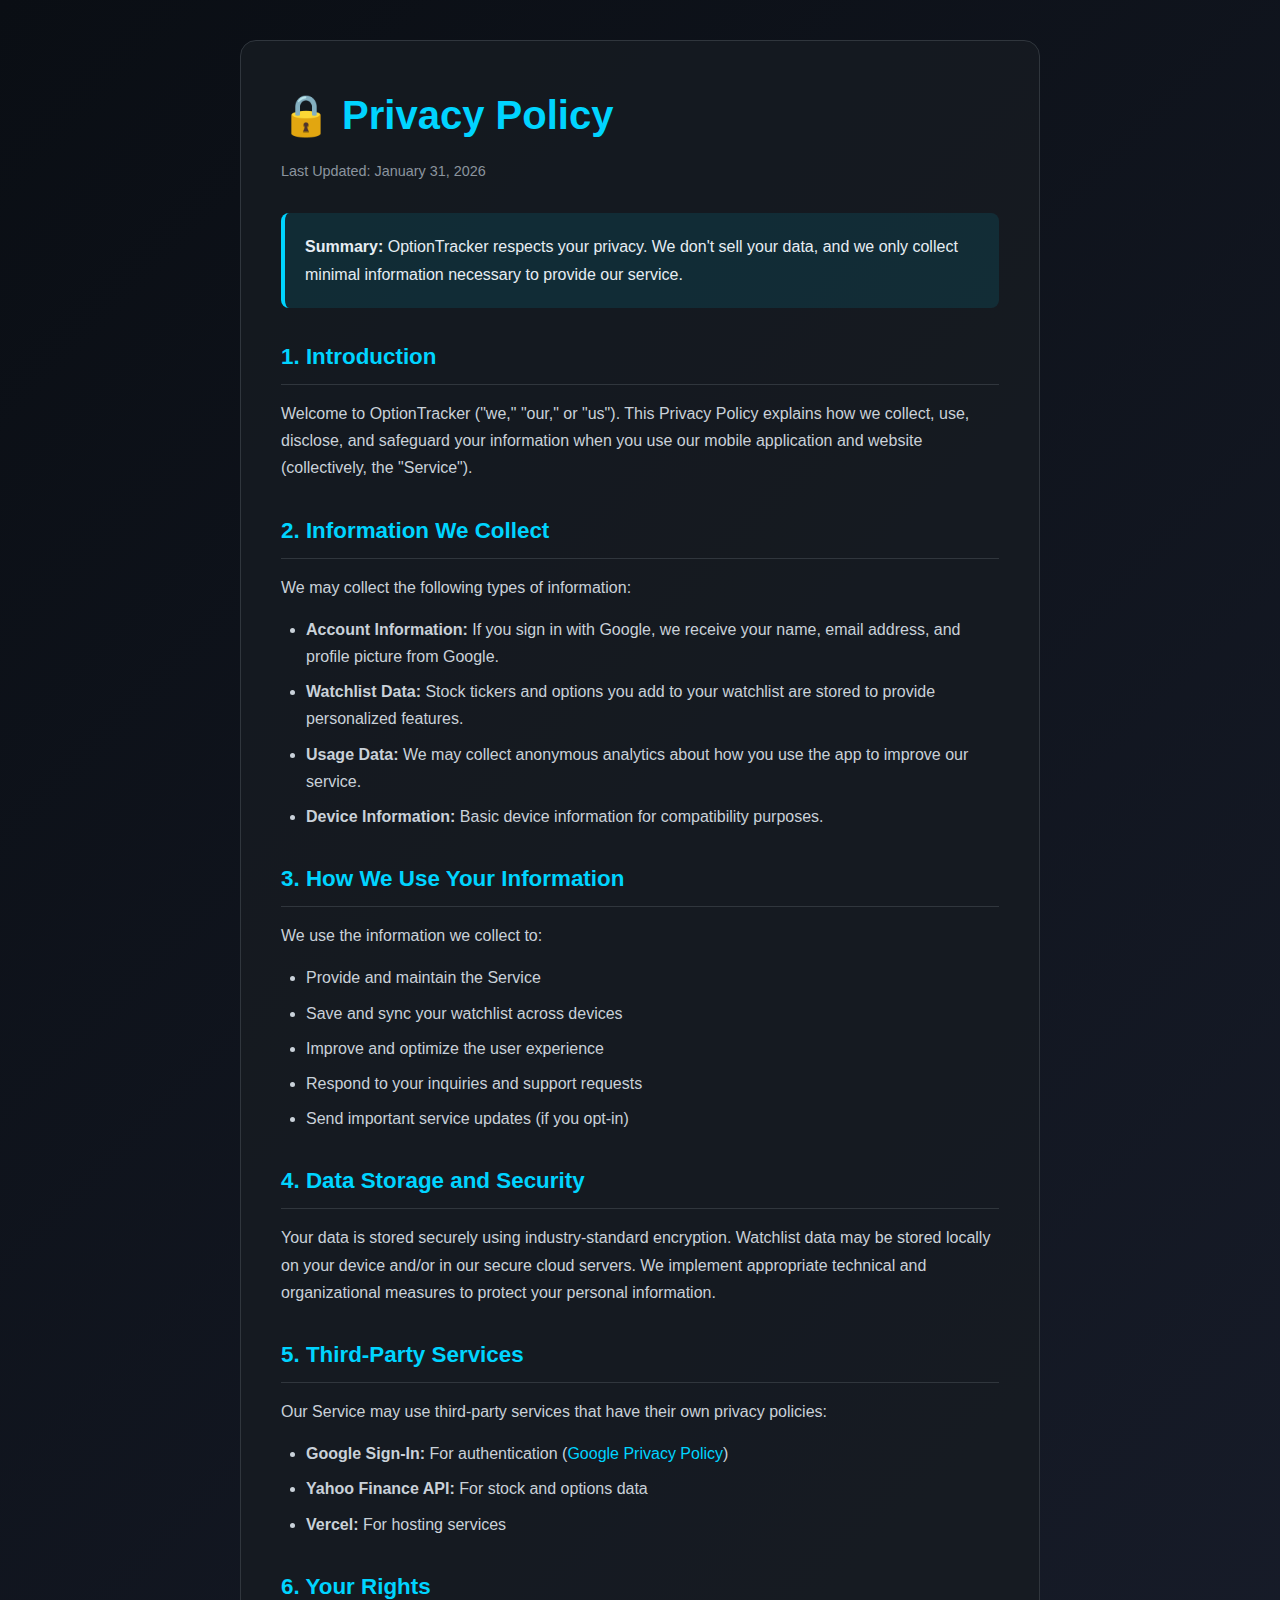
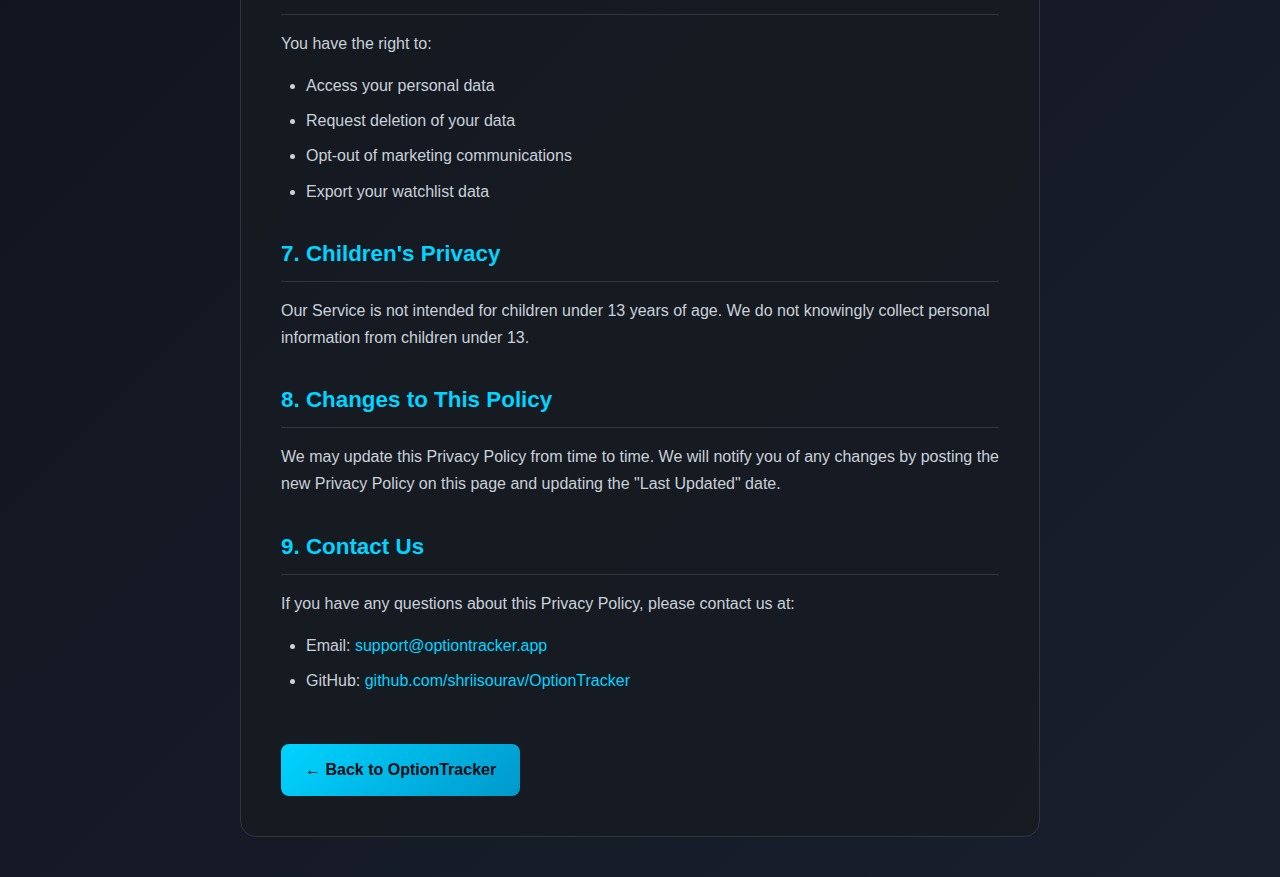
<file: web_ui/privacy.html>
<!DOCTYPE html>
<html lang="en">

<head>
    <meta charset="UTF-8">
    <meta name="viewport" content="width=device-width, initial-scale=1.0">
    <title>Privacy Policy - OptionTracker</title>
    <style>
        * {
            margin: 0;
            padding: 0;
            box-sizing: border-box;
        }

        body {
            font-family: -apple-system, BlinkMacSystemFont, 'Segoe UI', Roboto, Oxygen, Ubuntu, sans-serif;
            background: linear-gradient(135deg, #0a0e14 0%, #1a1f2e 100%);
            color: #e6edf3;
            min-height: 100vh;
            padding: 40px 20px;
            line-height: 1.7;
        }

        .container {
            max-width: 800px;
            margin: 0 auto;
            background: rgba(22, 27, 34, 0.8);
            border-radius: 16px;
            padding: 40px;
            border: 1px solid #30363d;
        }

        h1 {
            color: #00d4ff;
            font-size: 2.5rem;
            margin-bottom: 10px;
        }

        .last-updated {
            color: #8b949e;
            margin-bottom: 30px;
            font-size: 0.9rem;
        }

        h2 {
            color: #00d4ff;
            font-size: 1.4rem;
            margin-top: 30px;
            margin-bottom: 15px;
            padding-bottom: 8px;
            border-bottom: 1px solid #30363d;
        }

        p,
        li {
            color: #c9d1d9;
            margin-bottom: 15px;
        }

        ul {
            padding-left: 25px;
            margin-bottom: 20px;
        }

        li {
            margin-bottom: 8px;
        }

        .highlight {
            background: rgba(0, 212, 255, 0.1);
            padding: 20px;
            border-radius: 8px;
            border-left: 4px solid #00d4ff;
            margin: 20px 0;
        }

        a {
            color: #00d4ff;
            text-decoration: none;
        }

        a:hover {
            text-decoration: underline;
        }

        .back-link {
            display: inline-block;
            margin-top: 30px;
            padding: 12px 24px;
            background: linear-gradient(135deg, #00d4ff 0%, #0099cc 100%);
            color: #0a0e14;
            border-radius: 8px;
            font-weight: 600;
            transition: transform 0.2s;
        }

        .back-link:hover {
            transform: translateY(-2px);
            text-decoration: none;
        }
    </style>
</head>

<body>
    <div class="container">
        <h1>🔒 Privacy Policy</h1>
        <p class="last-updated">Last Updated: January 31, 2026</p>

        <div class="highlight">
            <strong>Summary:</strong> OptionTracker respects your privacy. We don't sell your data, and we only collect
            minimal information necessary to provide our service.
        </div>

        <h2>1. Introduction</h2>
        <p>Welcome to OptionTracker ("we," "our," or "us"). This Privacy Policy explains how we collect, use, disclose,
            and safeguard your information when you use our mobile application and website (collectively, the
            "Service").</p>

        <h2>2. Information We Collect</h2>
        <p>We may collect the following types of information:</p>
        <ul>
            <li><strong>Account Information:</strong> If you sign in with Google, we receive your name, email address,
                and profile picture from Google.</li>
            <li><strong>Watchlist Data:</strong> Stock tickers and options you add to your watchlist are stored to
                provide personalized features.</li>
            <li><strong>Usage Data:</strong> We may collect anonymous analytics about how you use the app to improve our
                service.</li>
            <li><strong>Device Information:</strong> Basic device information for compatibility purposes.</li>
        </ul>

        <h2>3. How We Use Your Information</h2>
        <p>We use the information we collect to:</p>
        <ul>
            <li>Provide and maintain the Service</li>
            <li>Save and sync your watchlist across devices</li>
            <li>Improve and optimize the user experience</li>
            <li>Respond to your inquiries and support requests</li>
            <li>Send important service updates (if you opt-in)</li>
        </ul>

        <h2>4. Data Storage and Security</h2>
        <p>Your data is stored securely using industry-standard encryption. Watchlist data may be stored locally on your
            device and/or in our secure cloud servers. We implement appropriate technical and organizational measures to
            protect your personal information.</p>

        <h2>5. Third-Party Services</h2>
        <p>Our Service may use third-party services that have their own privacy policies:</p>
        <ul>
            <li><strong>Google Sign-In:</strong> For authentication (<a href="https://policies.google.com/privacy"
                    target="_blank">Google Privacy Policy</a>)</li>
            <li><strong>Yahoo Finance API:</strong> For stock and options data</li>
            <li><strong>Vercel:</strong> For hosting services</li>
        </ul>

        <h2>6. Your Rights</h2>
        <p>You have the right to:</p>
        <ul>
            <li>Access your personal data</li>
            <li>Request deletion of your data</li>
            <li>Opt-out of marketing communications</li>
            <li>Export your watchlist data</li>
        </ul>

        <h2>7. Children's Privacy</h2>
        <p>Our Service is not intended for children under 13 years of age. We do not knowingly collect personal
            information from children under 13.</p>

        <h2>8. Changes to This Policy</h2>
        <p>We may update this Privacy Policy from time to time. We will notify you of any changes by posting the new
            Privacy Policy on this page and updating the "Last Updated" date.</p>

        <h2>9. Contact Us</h2>
        <p>If you have any questions about this Privacy Policy, please contact us at:</p>
        <ul>
            <li>Email: <a href="mailto:support@optiontracker.app">support@optiontracker.app</a></li>
            <li>GitHub: <a href="https://github.com/shriisourav/OptionTracker"
                    target="_blank">github.com/shriisourav/OptionTracker</a></li>
        </ul>

        <a href="/" class="back-link">← Back to OptionTracker</a>
    </div>
</body>

</html>
</file>
